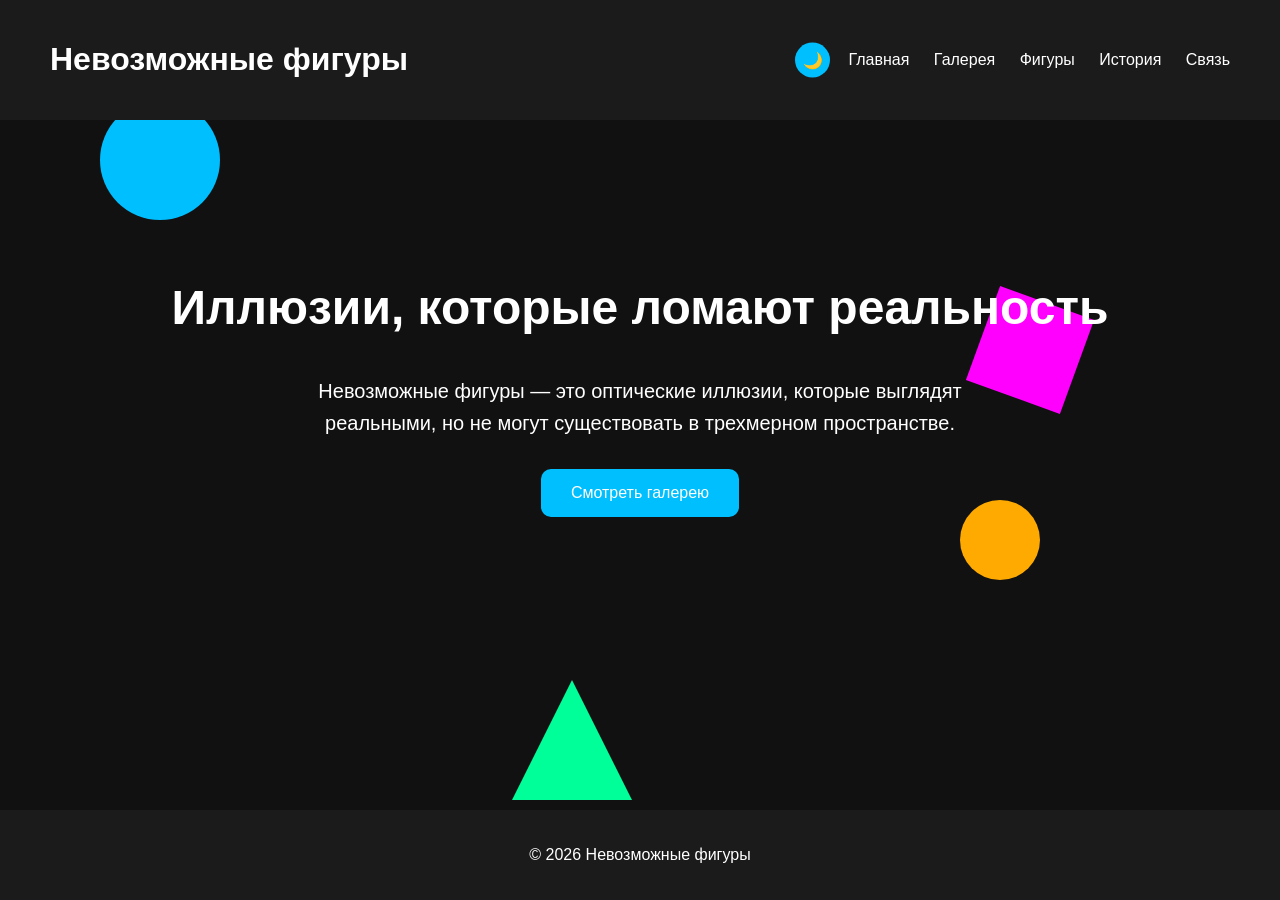
<file: index.html>
<!DOCTYPE html>
<html lang="ru">
<head>
    <meta charset="UTF-8">

    <!-- Подключение CSS -->
    <link rel="stylesheet" href="index.css">

    <title>Невозможные фигуры</title>
</head>
<body>

<!-- ФОН С ФИГУРАМИ -->
<div class="shapes">

    <!-- Круг -->
    <div class="shape circle"></div>

    <!-- Квадрат -->
    <div class="shape square"></div>

    <!-- Треугольник -->
    <div class="shape triangle"></div>

    <!-- Еще один круг -->
    <div class="shape circle two"></div>

</div>

    <!-- Шапка сайта -->
    <header>
        <h1>Невозможные фигуры</h1>

        <!-- Меню навигации -->
<nav>
    <a href="index.html">Главная</a>
    <a href="gallery.html">Галерея</a>
    <a href="figures.html">Фигуры</a>
    <a href="history.html">История</a>
    <a href="contact.html">Связь</a>
</nav>

<!-- Кнопка темы -->
<button id="theme-toggle">
    🌙
</button>


    </header>

    <!-- Основной блок -->
    <main>

        <section class="hero">
            <h2>Иллюзии, которые ломают реальность</h2>

            <p>
                Невозможные фигуры — это оптические иллюзии,
                которые выглядят реальными, но не могут существовать
                в трехмерном пространстве.
            </p>

            <a href="gallery.html" class="btn">
                Смотреть галерею
            </a>
        </section>

    </main>

    <!-- Подвал -->
    <footer>
        <p>© 2026 Невозможные фигуры</p>
    </footer>

<!-- джава скрипт -->
<script src="theme.js"></script>

</body>

</body>
</html>
</file>
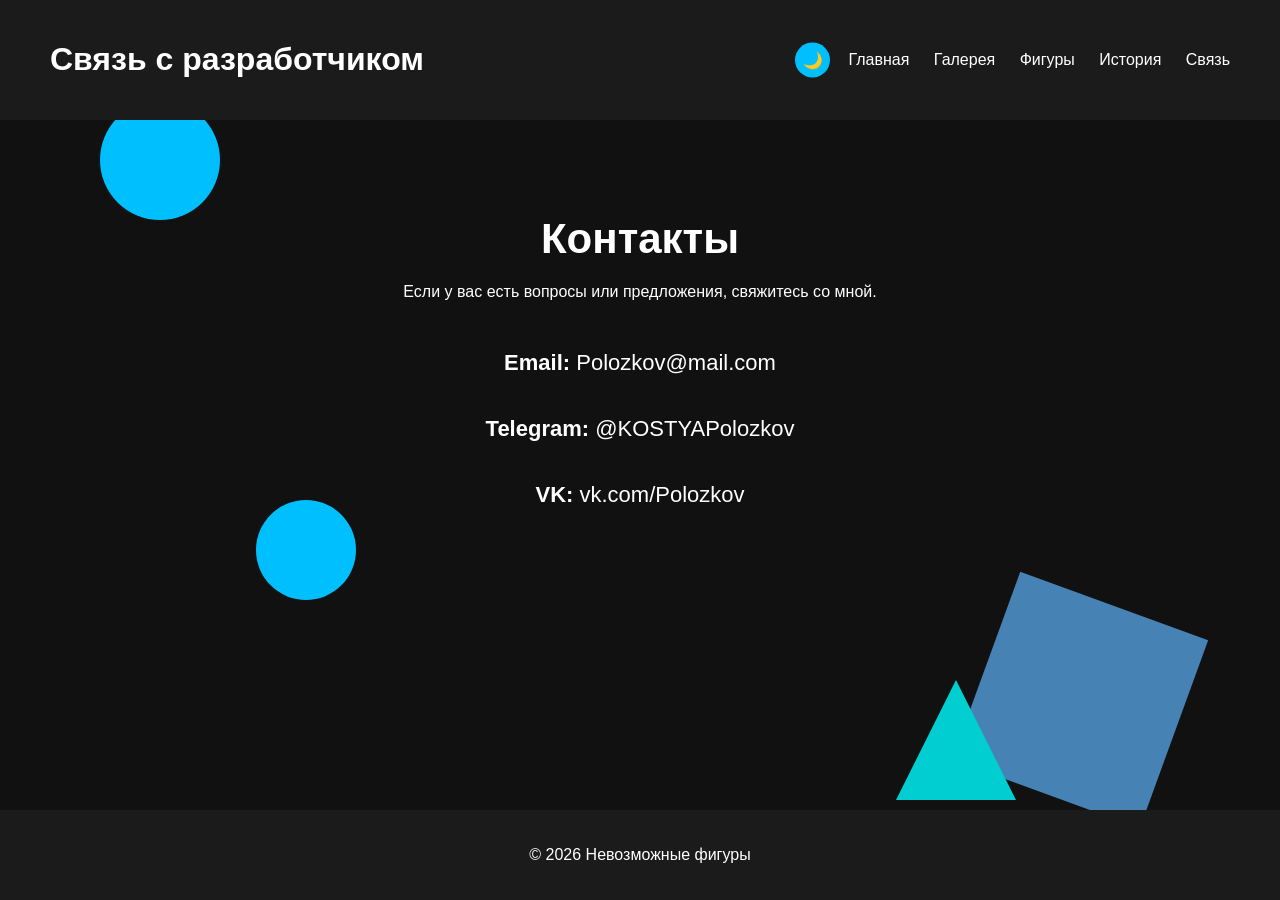
<file: contact.html>
<!DOCTYPE html>
<html lang="ru">
<head>
    <meta charset="UTF-8">

    <!-- Подключение CSS -->
    <link rel="stylesheet" href="contact.css">

    <title>Связь с разработчиком</title>
</head>
<body>

<!-- ФОН С ФИГУРАМИ -->
<div class="shapes">

    <!-- Круг -->
    <div class="shape circle"></div>

    <!-- Квадрат -->
    <div class="shape square"></div>

    <!-- Треугольник -->
    <div class="shape triangle"></div>

    <!-- Еще один круг -->
    <div class="shape circle two"></div>

</div>

    <!-- Шапка -->
    <header>

        <h1>Связь с разработчиком</h1>

        <!-- Меню -->
        <nav>
            <a href="index.html">Главная</a>
            <a href="gallery.html">Галерея</a>
            <a href="figures.html">Фигуры</a>
            <a href="history.html">История</a>
            <a href="contact.html">Связь</a>
        </nav>

<!-- Кнопка темы -->
<button id="theme-toggle">
    🌙
</button>



    </header>

    <!-- Основной блок -->
    <main class="content">

        <h2>Контакты</h2>

        <p>
            Если у вас есть вопросы или предложения,
            свяжитесь со мной.
        </p>

        <div class="contact-box">

            <p><strong>Email:</strong> Polozkov@mail.com</p>

            <p><strong>Telegram:</strong> @KOSTYAPolozkov</p>

            <p><strong>VK:</strong> vk.com/Polozkov</p>

        </div>

    </main>

    <!-- Подвал -->
    <footer>
        <p>© 2026 Невозможные фигуры</p>
    </footer>

<script src="theme.js"></script>

</body>
</html>
</file>
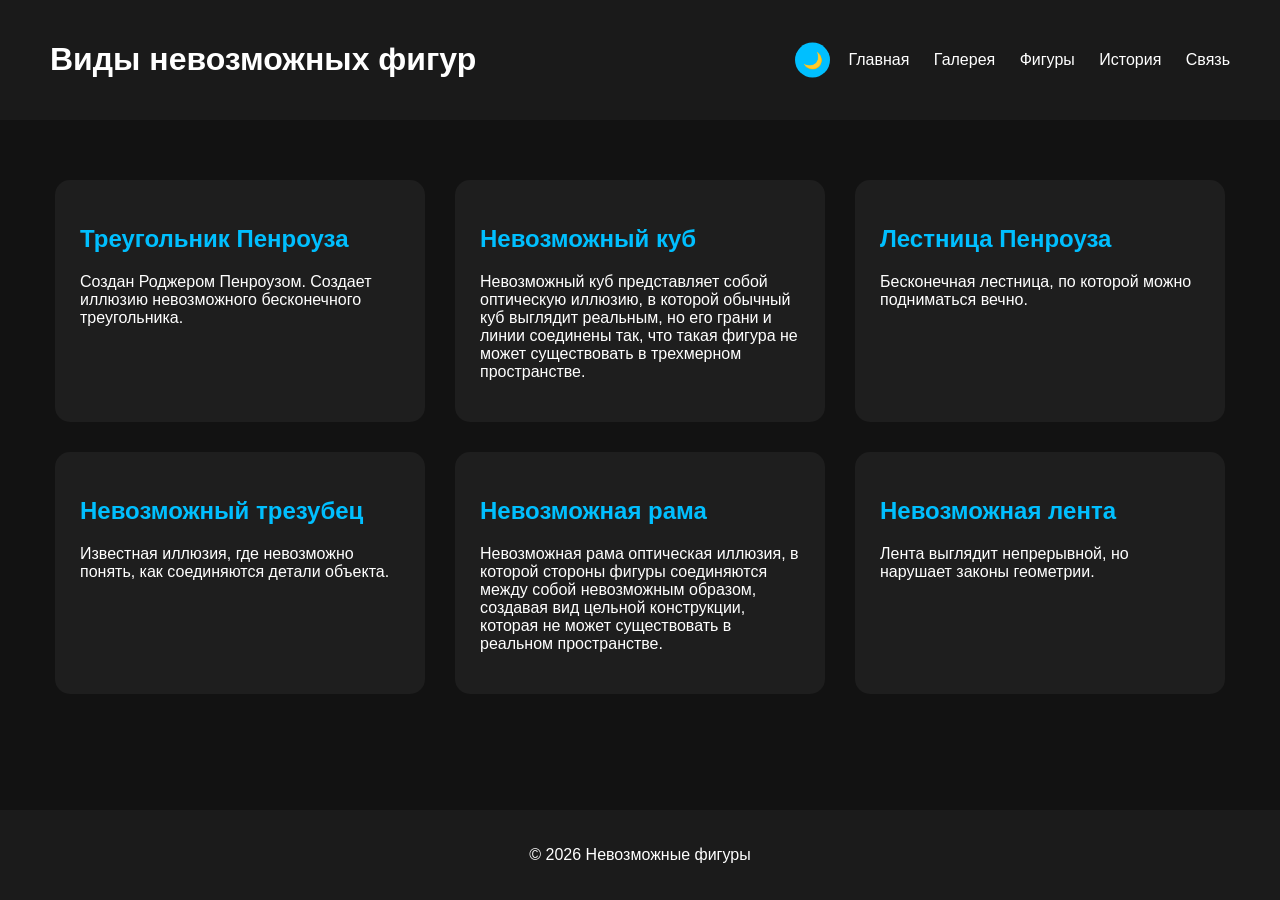
<file: figures.html>
<!DOCTYPE html>
<html lang="ru">
<head>
    <meta charset="UTF-8">

    <!-- Подключение CSS -->
    <link rel="stylesheet" href="figures.css">

    <title>Фигуры</title>
</head>
<body>

<!-- Шапка -->
<header>

    <h1>Виды невозможных фигур</h1>

    <!-- Меню -->
    <nav>
        <a href="index.html">Главная</a>
        <a href="gallery.html">Галерея</a>
        <a href="figures.html">Фигуры</a>
        <a href="history.html">История</a>
        <a href="contact.html">Связь</a>
    </nav>

<!-- Кнопка темы -->
<button id="theme-toggle">
    🌙
</button>


</header>

<!-- Основной контент -->
<main>

    <!-- Карточки -->
    <section class="cards">

        <!-- Фигура -->
        <a href="gallery.html#penrose-img"
           class="card"
           id="penrose">

            <h2>Треугольник Пенроуза</h2>

            <p>
                Создан Роджером Пенроузом.
                Создает иллюзию невозможного
                бесконечного треугольника.
            </p>

        </a>

        <!-- Фигура -->
        <a href="gallery.html#cube-img"
           class="card"
           id="cube">

            <h2>Невозможный куб</h2>

            <p>
              Невозможный куб представляет собой оптическую иллюзию,
              в которой обычный куб выглядит реальным,
              но его грани и линии соединены так,
              что такая фигура не может существовать в трехмерном пространстве.
            </p>

        </a>

        <!-- Фигура -->
        <a href="gallery.html#stairs-img"
           class="card"
           id="stairs">

            <h2>Лестница Пенроуза</h2>

            <p>
                Бесконечная лестница,
                по которой можно подниматься
                вечно.
            </p>

        </a>

        <!-- Фигура -->
        <a href="gallery.html"
           class="card"
           id="trident">

            <h2>Невозможный трезубец</h2>

            <p>
                Известная иллюзия,
                где невозможно понять,
                как соединяются детали объекта.
            </p>

        </a>

        <!-- Фигура -->
        <a href="gallery.html"
           class="card"
           id="frame">

            <h2>Невозможная рама</h2>

            <p>
              Невозможная рама оптическая иллюзия,
              в которой стороны фигуры соединяются между собой невозможным образом,
              создавая вид цельной конструкции,
              которая не может существовать в реальном пространстве.
            </p>

        </a>

        <!-- Фигура -->
        <a href="gallery.html"
           class="card"
           id="ribbon">

            <h2>Невозможная лента</h2>

            <p>
                Лента выглядит непрерывной,
                но нарушает законы геометрии.
            </p>

        </a>

    </section>

</main>

<!-- Подвал -->
<footer>
    <p>© 2026 Невозможные фигуры</p>
</footer>

<script src="theme.js"></script>

</body>
</html>
</file>
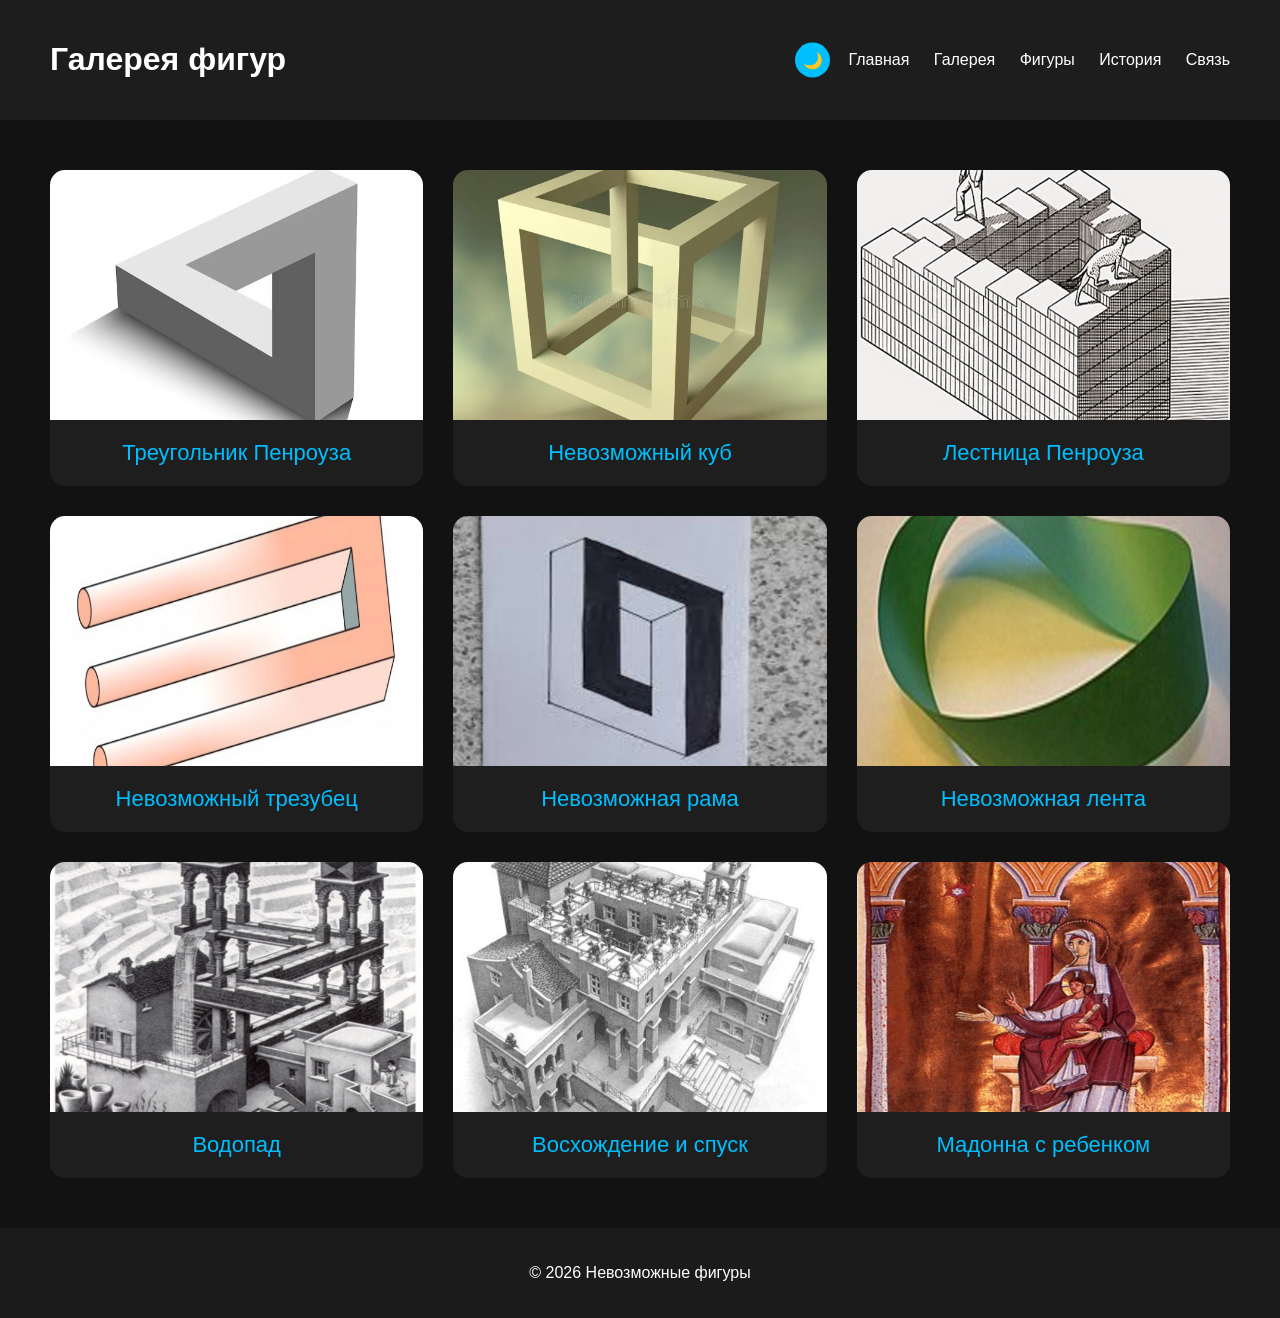
<file: gallery.html>
<!DOCTYPE html>
<html lang="ru">
<head>
    <meta charset="UTF-8">

    <!-- Подключение CSS -->
    <link rel="stylesheet" href="gallery.css">

    <title>Галерея</title>
</head>
<body>

<!-- Шапка -->
<header>

    <h1>Галерея фигур</h1>

    <!-- Меню -->
    <nav>
        <a href="index.html">Главная</a>
        <a href="gallery.html">Галерея</a>
        <a href="figures.html">Фигуры</a>
        <a href="history.html">История</a>
        <a href="contact.html">Связь</a>
    </nav>

<!-- Кнопка темы -->
<button id="theme-toggle">
    🌙
</button>


</header>

<!-- Основной контент -->
<main>

    <!-- Контейнер галереи -->
    <section class="gallery">

        <!-- Фигура 1 -->
        <a href="figures.html#penrose" class="item" id="penrose-img">

            <img src="images/penrose.jpg" alt="Треугольник Пенроуза">

            <div class="caption">
                Треугольник Пенроуза
            </div>

        </a>

        <!-- Фигура 2 -->
        <a href="figures.html#cube" class="item" id="cube-img">

            <img src="images/cube.jpg" alt="Невозможный куб">

            <div class="caption">
                Невозможный куб
            </div>

        </a>

        <!-- Фигура 3 -->
        <a href="figures.html#stairs" class="item" id="stairs-img">

            <img src="images/stairs.jpg" alt="Лестница Пенроуза">

            <div class="caption">
                Лестница Пенроуза
            </div>

        </a>

        <!-- Фигура 4 -->
        <a href="figures.html#trident" class="item">

            <img src="images/trident.jpg" alt="Невозможный трезубец">

            <div class="caption">
                Невозможный трезубец
            </div>

        </a>

        <!-- Фигура 5 -->
        <a href="figures.html#frame" class="item">

            <img src="images/frame.jpg" alt="Невозможная рама">

            <div class="caption">
                Невозможная рама
            </div>

        </a>

        <!-- Фигура 6 -->
        <a href="figures.html#ribbon" class="item">

            <img src="images/ribbon.jpg" alt="Невозможная лента">

            <div class="caption">
                Невозможная лента
            </div>

        </a>
<!-- Работа Водопад -->
<a href="history.html" class="item" id="waterfall-img">

    <img src="images/waterfall.jpg" alt="Водопад">

    <div class="caption">
        Водопад
    </div>

</a>

<!-- Работа Восхождение -->
<a href="history.html" class="item" id="ascending-img">

    <img src="images/ascending.jpg"
         alt="Восхождение и спуск">

    <div class="caption">
        Восхождение и спуск
    </div>

</a>

<!-- Мадонна -->
<a href="history.html" class="item" id="madonna-img">

    <img src="images/madonna.jpg"
         alt="Мадонна с ребенком">

    <div class="caption">
        Мадонна с ребенком
    </div>

</a>

    </section>

</main>

<!-- Подвал -->
<footer>
    <p>© 2026 Невозможные фигуры</p>
</footer>

<script src="theme.js"></script>

</body>
</html>
</file>
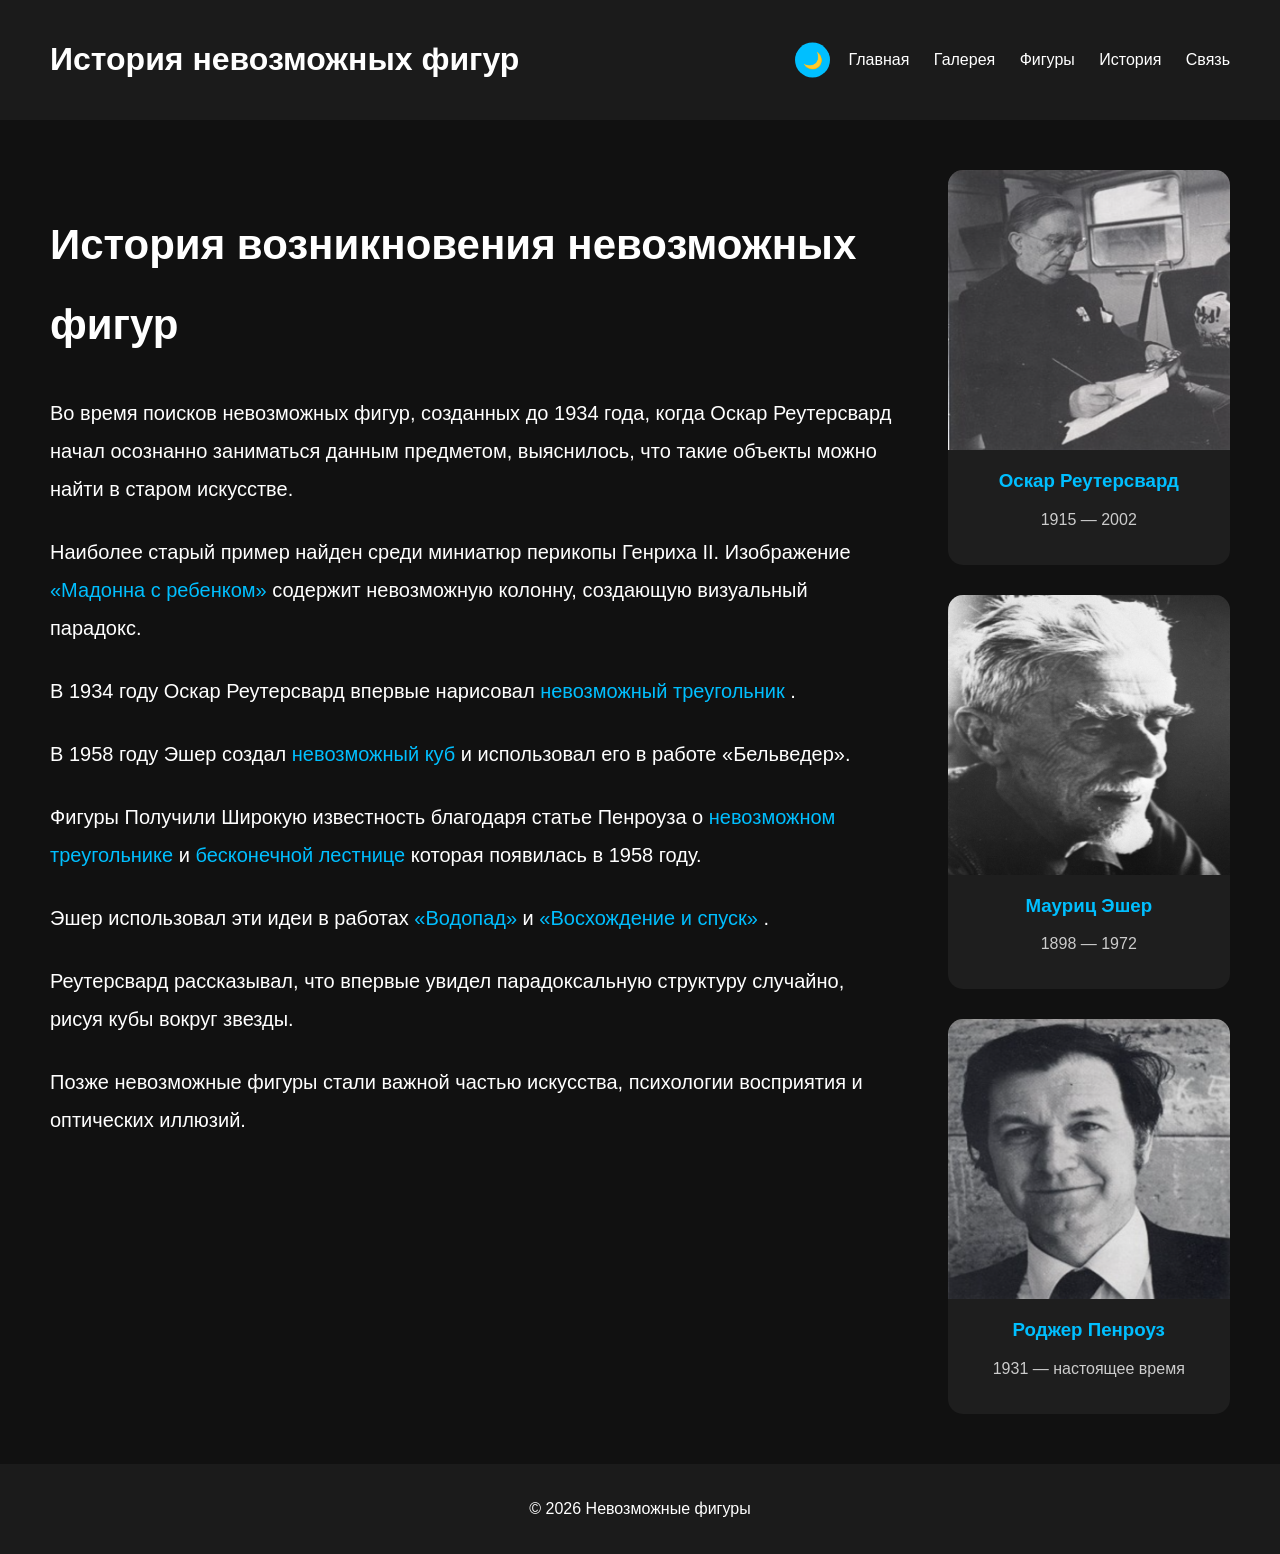
<file: history.html>
<!DOCTYPE html>
<html lang="ru">
<head>
    <meta charset="UTF-8">

    <!-- Подключение CSS -->
    <link rel="stylesheet" href="history.css">

    <title>История невозможных фигур</title>
</head>
<body>

<!-- Шапка -->
<header>

    <h1>История невозможных фигур</h1>

    <!-- Меню -->
    <nav>
        <a href="index.html">Главная</a>
        <a href="gallery.html">Галерея</a>
        <a href="figures.html">Фигуры</a>
        <a href="history.html">История</a>
        <a href="contact.html">Связь</a>
    </nav>

<!-- Кнопка темы -->
<button id="theme-toggle">
    🌙
</button>


</header>

<!-- Основной блок -->
<main class="history-container">

    <!-- ТЕКСТ -->
    <section class="history-text">

        <h2>
            История возникновения невозможных фигур
        </h2>

        <p>
            Во время поисков невозможных фигур,
            созданных до 1934 года, когда
            Оскар Реутерсвард начал осознанно
            заниматься данным предметом,
            выяснилось, что такие объекты
            можно найти в старом искусстве.
        </p>

        <p>
            Наиболее старый пример найден
            среди миниатюр перикопы Генриха II.
            Изображение
            <a href="gallery.html#madonna-img">
                «Мадонна с ребенком»
            </a>
            содержит невозможную колонну,
            создающую визуальный парадокс.
        </p>

        <p>
            В 1934 году Оскар Реутерсвард
            впервые нарисовал
            <a href="gallery.html#penrose-img">
                невозможный треугольник
            </a>.
        </p>

        <p>
            В 1958 году Эшер создал
            <a href="gallery.html#cube-img">
                невозможный куб
            </a>
            и использовал его
            в работе «Бельведер».
        </p>

        <p>
            Фигуры Получили Широкую известность благодаря статье Пенроуза о
            <a href="gallery.html#penrose-img">
                невозможном треугольнике
            </a>
            и
            <a href="gallery.html#stairs-img">
                бесконечной лестнице
            </a>
            которая появилась в 1958 году.
        </p>

        <p>
            Эшер использовал эти идеи
            в работах
            <a href="gallery.html#waterfall-img">
                «Водопад»
            </a>
            и
            <a href="gallery.html#ascending-img">
                «Восхождение и спуск»
            </a>.
        </p>

        <p>
            Реутерсвард рассказывал,
            что впервые увидел парадоксальную
            структуру случайно,
            рисуя кубы вокруг звезды.
        </p>

        <p>
            Позже невозможные фигуры
            стали важной частью искусства,
            психологии восприятия
            и оптических иллюзий.
        </p>

    </section>

    <!-- БОК С ФОТО -->
    <aside class="history-images">

        <!-- Фото -->
        <div class="person-card">

            <img src="images/reutersvard.jpg"
                 alt="Оскар Реутерсвард">

            <h3>Оскар Реутерсвард</h3>

            <p>1915 — 2002</p>

        </div>

        <!-- Фото -->
        <div class="person-card">

            <img src="images/escher.jpg"
                 alt="Мауриц Эшер">

            <h3>Мауриц Эшер</h3>

            <p>1898 — 1972</p>

        </div>

        <!-- Фото -->
        <div class="person-card">

            <img src="images/penrose1.jpg"
                 alt="Роджер Пенроуз">

            <h3>Роджер Пенроуз</h3>

            <p>1931 — настоящее время</p>

        </div>

    </aside>

</main>

<!-- Подвал -->
<footer>
    <p>© 2026 Невозможные фигуры</p>
</footer>

<script src="theme.js"></script>

</body>
</html>
</file>
<file: index.css>
body{
    margin:0;
    font-family:Arial, sans-serif;
    background:#111;
    color:white;

    /* Делаем сайт на всю высоту экрана */
    min-height:100vh;

    /* Включаем flex */
    display:flex;
    flex-direction:column;
    /* Всегда показываем место под scrollbar */
    overflow-y:scroll;
}

/* Шапка */
header{
    position:relative;

    display:flex;
    justify-content:space-between;
    align-items:center;

    padding:20px 50px;

    background:#1b1b1b;
}

/* Ссылки меню */
nav a{
    color:white;
    text-decoration:none;
    margin-left:20px;

    transition:0.3s;
}

/* Эффект при наведении */
nav a:hover{
    color:#00bfff;
}

/* Главный блок */
.hero{
    text-align:center;

    padding:120px 20px;

   
    
}

/* Основной контент */
main{
    flex:1;
}

/* Заголовок */
.hero h2{
    font-size:48px;
}

/* Текст */
.hero p{
    max-width:700px;
    margin:auto;

    font-size:20px;
    line-height:1.6;
}

/* Кнопка */
.btn{
    display:inline-block;

    margin-top:30px;
    padding:15px 30px;

    background:#00bfff;
    color:white;

    text-decoration:none;
    border-radius:10px;

    transition:0.3s;
}

/* Наведение на кнопку */
.btn:hover{
    background:#008ecc;
}

/* Подвал */
footer{
    text-align:center;
    padding:20px;

    background:#1b1b1b;
}


/* =========================
КНОПКА ТЕМЫ
========================= */

#theme-toggle{

    /* Абсолютное положение */
    position:absolute;

    /* Положение справа */
    right:450px;

    /* Центрируем по высоте */
    top:50%;

    transform:translateY(-50%);

    /* Размер */
    width:35px;
    height:35px;

    /* Убираем рамку */
    border:none;

    /* Круг */
    border-radius:50%;

    /* Курсор */
    cursor:pointer;

    /* Размер иконки */
    font-size:16px;

    /* Цвет */
    background:#00bfff;
    color:white;

    transition:0.3s;
}

/* Наведение */
#theme-toggle:hover{

    background:#009acd;

    transform:
    translateY(-50%)
    scale(1.1);
}

/* =========================
СВЕТЛАЯ ТЕМА
========================= */

.light-theme{

    background:white !important;

    color:#111 !important;
}

/* Header */
.light-theme header{

    background:#f0f0f0 !important;
}

/* Footer */
.light-theme footer{

    background:#f0f0f0 !important;

    color:#111;
}

/* Карточки */
.light-theme .card,
.light-theme .item,
.light-theme .person-card{

    background:#ffffff !important;

    color:#111 !important;

    box-shadow:0 0 10px rgba(0,0,0,0.1);
}

/* Текст */
.light-theme p,
.light-theme h1,
.light-theme h2,
.light-theme h3{

    color:#111 !important;
}

/* Меню */
.light-theme nav a{

    color:#111 !important;
}

/* Наведение */
.light-theme nav a:hover{

    color:#00bfff !important;
}

/* =========================
ФИГУРЫ НА ФОНЕ
========================= */

/* Контейнер фигур */
.shapes{

    /* Фиксируем на весь экран */
    position:fixed;

    width:100%;
    height:100%;

    top:0;
    left:0;

    /* Чтобы фигуры были на фоне */
    z-index:-1;

    overflow:hidden;
}

/* ОБЩИЕ СТИЛИ ФИГУР */
.shape{

    position:absolute;

    transition:0.4s;
}

/* =========================
КРУГ
========================= */

.circle{

    width:120px;
    height:120px;

    border-radius:50%;

    background:#00bfff;

    /* Положение */
    top:100px;
    left:100px;
}




/* =========================
КВАДРАТ
========================= */

.square{

    width:100px;
    height:100px;

    background:#ff00ff;

    top:300px;
    right:200px;

    transform:rotate(20deg);
}

/* =========================
ТРЕУГОЛЬНИК
========================= */

.triangle{

    width:0;
    height:0;

    border-left:60px solid transparent;
    border-right:60px solid transparent;

    border-bottom:120px solid #00ff99;

    bottom:100px;
    left:40%;
}


/* =========================
ВТОРОЙ КРУГ
========================= */

.two{

    width:80px;
    height:80px;

    top:500px;
    left:75%;

    background:#ffaa00;
}
</file>
<file: contact.css>
body{
    margin:0;
    font-family:Arial, sans-serif;
    background:#111;
    color:white;

    min-height:100vh;

    display:flex;
    flex-direction:column;

    /* Всегда показываем место под scrollbar */
    overflow-y:scroll;
}

/* Шапка */
header{
    position:relative;

    display:flex;
    justify-content:space-between;
    align-items:center;

    padding:20px 50px;

    background:#1b1b1b;
}

/* Меню */
nav a{
    color:white;
    text-decoration:none;

    margin-left:20px;

    transition:0.3s;
}

/* Наведение */
nav a:hover{
    color:#00bfff;
}

/* Основной контент */
.content{
    flex:1;

    padding:60px 20px;

    text-align:center;
}

/* Заголовок */
.content h2{
    font-size:42px;

    margin-bottom:20px;
}

/* Блок контактов */
.contact-box{
    margin-top:40px;

    font-size:22px;

    line-height:2;
}

/* Подвал */
footer{
    text-align:center;

    padding:20px;

    background:#1b1b1b;
}

/* =========================
КНОПКА ТЕМЫ
========================= */

#theme-toggle{

    /* Абсолютное положение */
    position:absolute;

    /* Положение справа */
    right:450px;

    /* Центрируем по высоте */
    top:50%;

    transform:translateY(-50%);

    /* Размер */
    width:35px;
    height:35px;

    /* Убираем рамку */
    border:none;

    /* Круг */
    border-radius:50%;

    /* Курсор */
    cursor:pointer;

    /* Размер иконки */
    font-size:16px;

    /* Цвет */
    background:#00bfff;
    color:white;

    transition:0.3s;
}

/* Наведение */
#theme-toggle:hover{

    background:#009acd;

    transform:
    translateY(-50%)
    scale(1.1);
}

/* =========================
СВЕТЛАЯ ТЕМА
========================= */

.light-theme{

    background:white !important;

    color:#111 !important;
}

/* Header */
.light-theme header{

    background:#f0f0f0 !important;
}

/* Footer */
.light-theme footer{

    background:#f0f0f0 !important;

    color:#111;
}

/* Карточки */
.light-theme .card,
.light-theme .item,
.light-theme .person-card{

    background:#ffffff !important;

    color:#111 !important;

    box-shadow:0 0 10px rgba(0,0,0,0.1);
}

/* Текст */
.light-theme p,
.light-theme h1,
.light-theme h2,
.light-theme h3{

    color:#111 !important;
}

/* Меню */
.light-theme nav a{

    color:#111 !important;
}

/* Наведение */
.light-theme nav a:hover{

    color:#00bfff !important;
}

/* =========================
ФИГУРЫ НА ФОНЕ
========================= */

/* Контейнер фигур */
.shapes{

    /* Фиксируем на весь экран */
    position:fixed;

    width:100%;
    height:100%;

    top:0;
    left:0;

    /* Чтобы фигуры были на фоне */
    z-index:-1;

    overflow:hidden;
}

/* ОБЩИЕ СТИЛИ ФИГУР */
.shape{

    position:absolute;

    transition:0.4s;
}

/* =========================
КРУГ
========================= */

.circle{

    width:120px;
    height:120px;

    border-radius:50%;

    background:#00bfff;

    /* Положение */
    top:100px;
    left:100px;
}



/* =========================
КВАДРАТ
========================= */

.square{

    width:200px;
    height:200px;

    background:#4682B4;

    top:600px;
    right:100px;

    transform:rotate(20deg);
}


/* =========================
ТРЕУГОЛЬНИК
========================= */

.triangle{

    width:0;
    height:0;

    border-left:60px solid transparent;
    border-right:60px solid transparent;

    border-bottom:120px solid #00CED1;

    bottom:100px;
    left:70%;
}


/* =========================
ВТОРОЙ КРУГ
========================= */

.two{

    width:100px;
    height:100px;

    top:500px;
    left:20%;

    background:##4169E1;
}
</file>
<file: figures.css>
/* Основные настройки */
body{
    margin:0;
    background:#121212;
    color:white;
    font-family:Arial;

    min-height:100vh;

    display:flex;
    flex-direction:column;

    overflow-y:scroll;
}

/* Шапка */
header{
    position:relative;

    background:#1a1a1a;

    padding:20px 50px;

    display:flex;
    justify-content:space-between;
    align-items:center;
}

/* Основной контент */
main{
    flex:1;
}

/* Меню */
nav a{
    color:white;

    text-decoration:none;

    margin-left:20px;

    transition:0.3s;
}

/* Наведение */
nav a:hover{
    color:#00bfff;
}

/* Контейнер карточек */
.cards{
    display:flex;

    justify-content:center;

    gap:30px;

    flex-wrap:wrap;

    padding:60px 20px;
}

/* Карточка */
.card{
    width:320px;

    background:#1e1e1e;

    padding:25px;

    border-radius:15px;

    text-decoration:none;

    color:white;

    transition:0.3s;
}

/* Наведение */
.card:hover{
    transform:translateY(-10px);

    background:#262626;
}

/* Заголовок */
.card h2{
    color:#00bfff;
}

/* Подвал */
footer{
    text-align:center;

    padding:20px;

    background:#1b1b1b;
}

/* =========================
КНОПКА ТЕМЫ
========================= */

#theme-toggle{

    /* Абсолютное положение */
    position:absolute;

    /* Положение справа */
    right:450px;

    /* Центрируем по высоте */
    top:50%;

    transform:translateY(-50%);

    /* Размер */
    width:35px;
    height:35px;

    /* Убираем рамку */
    border:none;

    /* Круг */
    border-radius:50%;

    /* Курсор */
    cursor:pointer;

    /* Размер иконки */
    font-size:16px;

    /* Цвет */
    background:#00bfff;
    color:white;

    transition:0.3s;
}

/* Наведение */
#theme-toggle:hover{

    background:#009acd;

    transform:
    translateY(-50%)
    scale(1.1);
}

/* =========================
СВЕТЛАЯ ТЕМА
========================= */

.light-theme{

    background:white !important;

    color:#111 !important;
}

/* Header */
.light-theme header{

    background:#f0f0f0 !important;
}

/* Footer */
.light-theme footer{

    background:#f0f0f0 !important;

    color:#111;
}

/* Карточки */
.light-theme .card,
.light-theme .item,
.light-theme .person-card{

    background:#ffffff !important;

    color:#111 !important;

    box-shadow:0 0 10px rgba(0,0,0,0.1);
}

/* Текст */
.light-theme p,
.light-theme h1,
.light-theme h2,
.light-theme h3{

    color:#111 !important;
}

/* Меню */
.light-theme nav a{

    color:#111 !important;
}

/* Наведение */
.light-theme nav a:hover{

    color:#00bfff !important;
}
</file>
<file: gallery.css>
/* Основные настройки */
body{
    margin:0;
    background:#121212;
    color:white;
    font-family:Arial;

    min-height:100vh;

    display:flex;
    flex-direction:column;

    overflow-y:scroll;
}

/* Шапка */
header{
    position:relative;

    background:#1d1d1d;

    padding:20px 50px;

    display:flex;
    justify-content:space-between;
    align-items:center;
}

/* Меню */
nav a{
    color:white;
    margin-left:20px;
    text-decoration:none;

    transition:0.3s;
}

/* Наведение */
nav a:hover{
    color:#00bfff;
}

/* Основной контент */
main{
    flex:1;
}

/* Сетка галереи */
.gallery{
    display:grid;

    grid-template-columns:
    repeat(auto-fit, minmax(320px,1fr));

    gap:30px;

    padding:50px;
}

/* Одна карточка */
.item{
    background:#1e1e1e;

    border-radius:15px;

    overflow:hidden;

    text-decoration:none;

    transition:0.3s;
}

/* Эффект */
.item:hover{
    transform:translateY(-10px);

    background:#262626;
}

/* Картинка */
.item img{
    width:100%;
    height:250px;

    object-fit:cover;

    display:block;
}

/* Подпись */
.caption{
    padding:20px;

    text-align:center;

    font-size:22px;

    color:#00bfff;
}

/* Подвал */
footer{
    text-align:center;

    padding:20px;

    background:#1b1b1b;
}

/* =========================
КНОПКА ТЕМЫ
========================= */

#theme-toggle{

    /* Абсолютное положение */
    position:absolute;

    /* Положение справа */
    right:450px;

    /* Центрируем по высоте */
    top:50%;

    transform:translateY(-50%);

    /* Размер */
    width:35px;
    height:35px;

    /* Убираем рамку */
    border:none;

    /* Круг */
    border-radius:50%;

    /* Курсор */
    cursor:pointer;

    /* Размер иконки */
    font-size:16px;

    /* Цвет */
    background:#00bfff;
    color:white;

    transition:0.3s;
}

/* Наведение */
#theme-toggle:hover{

    background:#009acd;

    transform:
    translateY(-50%)
    scale(1.1);
}

/* =========================
СВЕТЛАЯ ТЕМА
========================= */

.light-theme{

    background:white !important;

    color:#111 !important;
}

/* Header */
.light-theme header{

    background:#f0f0f0 !important;
}

/* Footer */
.light-theme footer{

    background:#f0f0f0 !important;

    color:#111;
}

/* Карточки */
.light-theme .card,
.light-theme .item,
.light-theme .person-card{

    background:#ffffff !important;

    color:#111 !important;

    box-shadow:0 0 10px rgba(0,0,0,0.1);
}

/* Текст */
.light-theme p,
.light-theme h1,
.light-theme h2,
.light-theme h3{

    color:#111 !important;
}

/* Меню */
.light-theme nav a{

    color:#111 !important;
}

/* Наведение */
.light-theme nav a:hover{

    color:#00bfff !important;
}
</file>
<file: history.css>
/* Основные настройки */
body{
    margin:0;

    font-family:Arial, sans-serif;

    background:#111;

    color:white;

    min-height:100vh;

    display:flex;

    flex-direction:column;

    overflow-y:scroll;
}

/* Шапка */
header{
    position:relative;

    display:flex;

    justify-content:space-between;

    align-items:center;

    padding:20px 50px;

    background:#1b1b1b;
}

/* Меню */
nav a{
    color:white;

    text-decoration:none;

    margin-left:20px;

    transition:0.3s;
}

/* Наведение */
nav a:hover{
    color:#00bfff;
}

/* Главный контейнер */
.history-container{
    flex:1;

    display:flex;

    gap:50px;

    padding:50px;

    align-items:flex-start;
}

/* Левая часть */
.history-text{
    flex:3;

    line-height:1.9;
}

/* Заголовок */
.history-text h2{
    font-size:42px;

    margin-bottom:30px;
}

/* Текст */
.history-text p{
    font-size:20px;

    margin-bottom:25px;
}

/* Ссылки */
.history-text a{
    color:#00bfff;

    text-decoration:none;
}

/* Наведение */
.history-text a:hover{
    text-decoration:underline;
}

/* Правая колонка */
.history-images{
    flex:1;

    display:flex;

    flex-direction:column;

    gap:30px;
}

/* Карточка человека */
.person-card{
    background:#1e1e1e;

    border-radius:15px;

    overflow:hidden;

    text-align:center;

    padding-bottom:20px;
}

/* Фото */
.person-card img{
    width:100%;

    height:280px;

    object-fit:cover;

    display:block;
}

/* Имя */
.person-card h3{
    color:#00bfff;

    margin-top:20px;
}

/* Даты */
.person-card p{
    color:#ccc;
}

/* Подвал */
footer{
    text-align:center;

    padding:20px;

    background:#1b1b1b;
}

/* =========================
КНОПКА ТЕМЫ
========================= */

#theme-toggle{

    /* Абсолютное положение */
    position:absolute;

    /* Положение справа */
    right:450px;

    /* Центрируем по высоте */
    top:50%;

    transform:translateY(-50%);

    /* Размер */
    width:35px;
    height:35px;

    /* Убираем рамку */
    border:none;

    /* Круг */
    border-radius:50%;

    /* Курсор */
    cursor:pointer;

    /* Размер иконки */
    font-size:16px;

    /* Цвет */
    background:#00bfff;
    color:white;

    transition:0.3s;
}

/* Наведение */
#theme-toggle:hover{

    background:#009acd;

    transform:
    translateY(-50%)
    scale(1.1);
}

/* =========================
СВЕТЛАЯ ТЕМА
========================= */

.light-theme{

    background:white !important;

    color:#111 !important;
}

/* Header */
.light-theme header{

    background:#f0f0f0 !important;
}

/* Footer */
.light-theme footer{

    background:#f0f0f0 !important;

    color:#111;
}

/* Карточки */
.light-theme .card,
.light-theme .item,
.light-theme .person-card{

    background:#ffffff !important;

    color:#111 !important;

    box-shadow:0 0 10px rgba(0,0,0,0.1);
}

/* Текст */
.light-theme p,
.light-theme h1,
.light-theme h2,
.light-theme h3{

    color:#111 !important;
}

/* Меню */
.light-theme nav a{

    color:#111 !important;
}

/* Наведение */
.light-theme nav a:hover{

    color:#00bfff !important;
}
</file>
